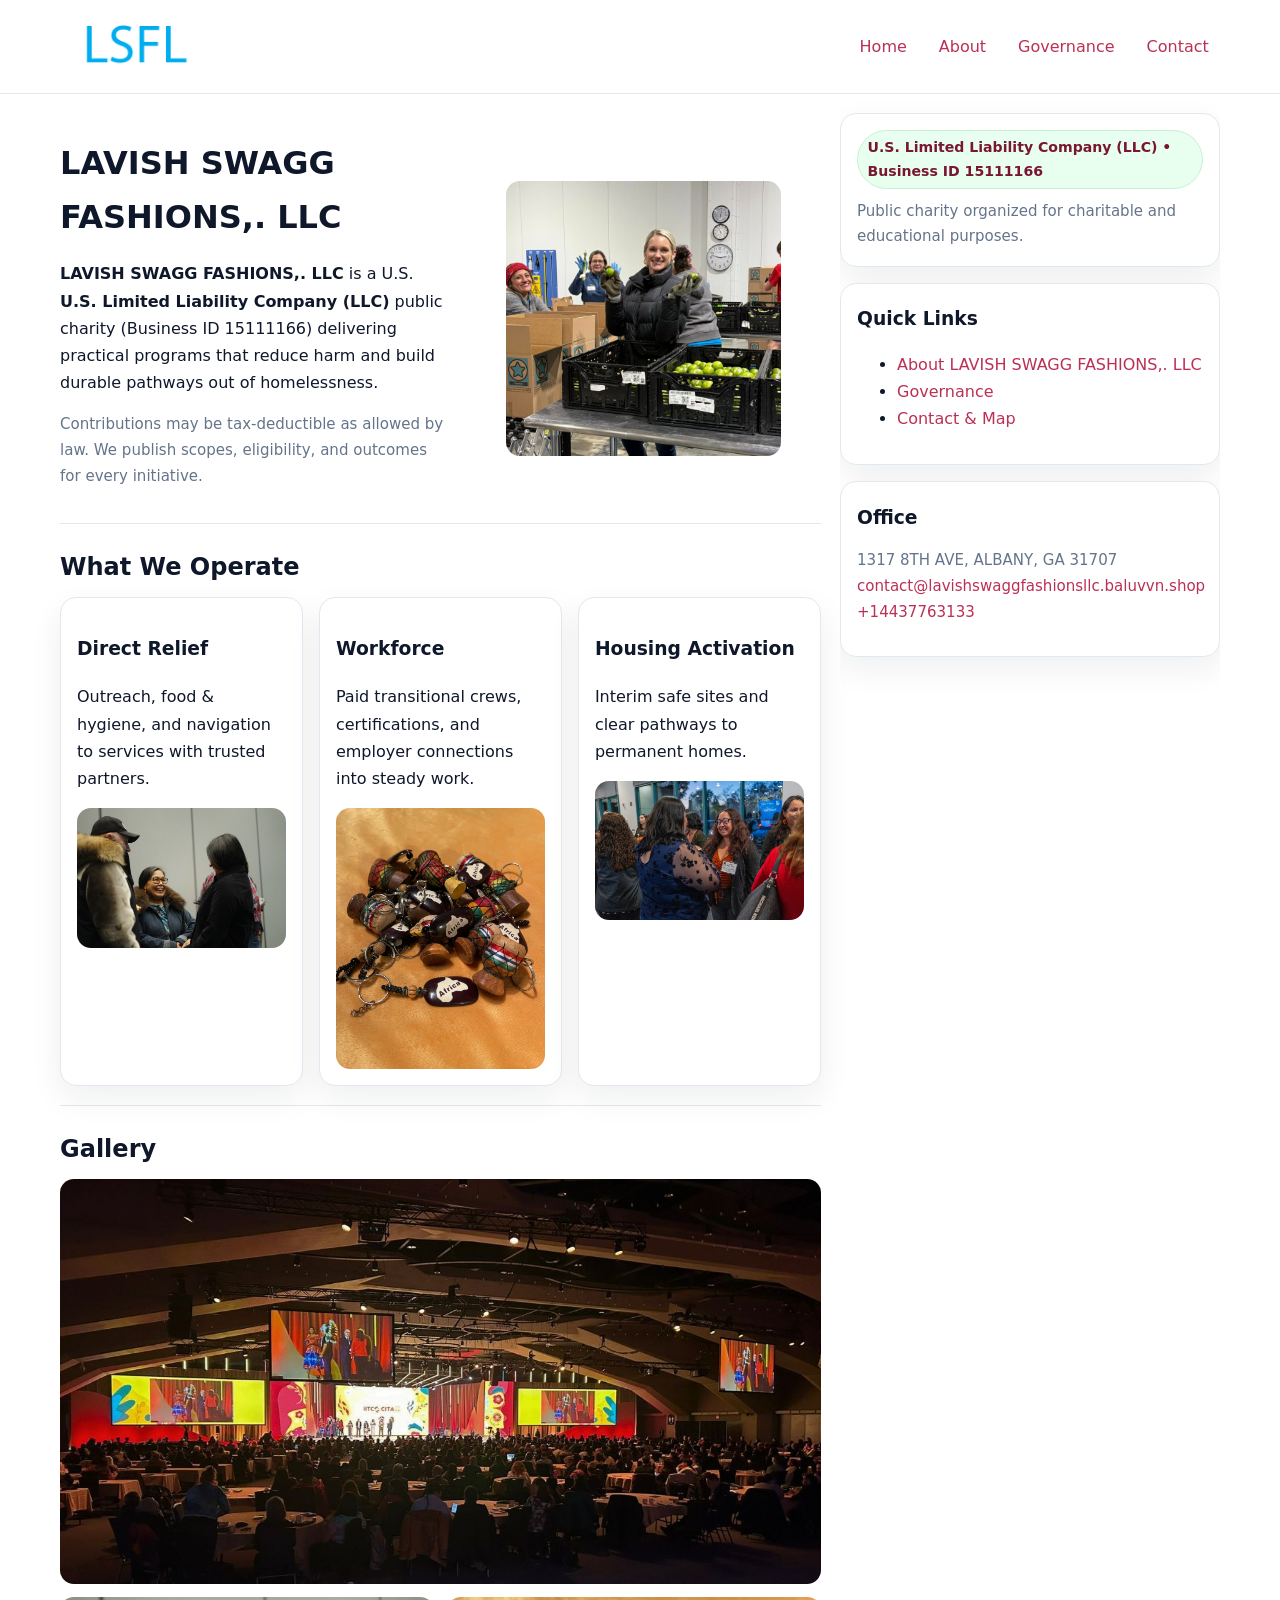
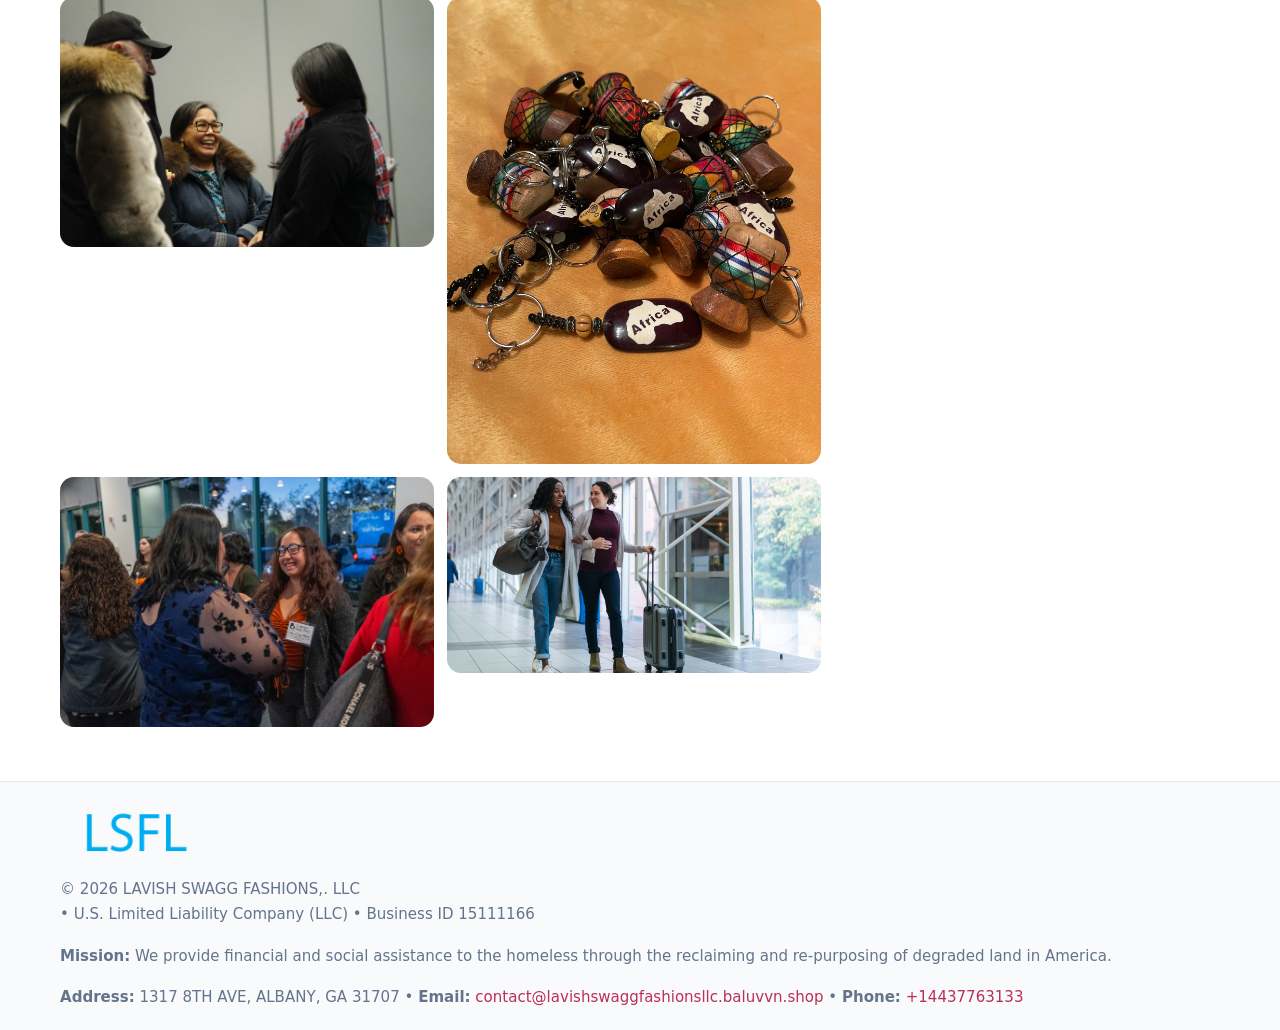
<file: index.html>
<!doctype html>
<html lang="en">
<head>
<meta charset="utf-8"/><meta name="viewport" content="width=device-width,initial-scale=1"/>
<title>LAVISH SWAGG FASHIONS,. LLC – Nonprofit • 2025</title>
<link rel="stylesheet" href="assets/styles.css"/><link rel="icon" href="images/logo.png">
<meta name="data-ein" content="15111166"><meta name="data-name" content="LAVISH SWAGG FASHIONS,. LLC">
<meta name="data-email" content="contact@lavishswaggfashionsllc.baluvvn.shop"><meta name="data-phone" content="+14437763133">
<meta name="data-address" content="1317 8TH AVE, ALBANY, GA 31707"><meta name="data-map" content="1317+8TH+AVE,+ALBANY,+GA+31707">
  <meta name="description" content="Our nonprofit strengthens the community with programs focused on community services, education, and direct relief.">
</head>
<body>
<div style="position:absolute;left:-9999px;top:-9999px;opacity:0" data-uniq="{{UNIQUE_BLOB}}">
  <span>Our nonprofit strengthens the community with programs focused on community services, education, and direct relief.</span><svg width="12" height="12" viewBox="0 0 12 12" xmlns="http://www.w3.org/2000/svg"><circle cx="6" cy="6" r="5" fill="#b45309"/></svg><img src="images/community.jpg" width="1" height="1" alt="" loading="lazy"/>
</div>

<header>
  <div class="header-wrap">
    <a href="index.html"><img src="images/logo.png" alt="LAVISH SWAGG FASHIONS,. LLC logo" style="width:150px"></a>
    <nav><a class="active" href="index.html">Home</a><a href="about.html">About</a><a href="governance.html">Governance</a><a href="contact.html">Contact</a></nav>
  </div>
</header>

<div class="layout">
  <main>
    <section class="section">
      <div class="c7b9be26f82">
        <div>
          <h1>LAVISH SWAGG FASHIONS,. LLC</h1>
          <p class="c5d3e4e714b"><strong>LAVISH SWAGG FASHIONS,. LLC</strong> is a U.S. <strong>U.S. Limited Liability Company (LLC)</strong> public charity (Business ID 15111166) delivering practical programs that reduce harm and build durable pathways out of homelessness.</p>
          <p class="small">Contributions may be tax-deductible as allowed by law. We publish scopes, eligibility, and outcomes for every initiative.</p>
        </div>
        <figure><img src="images/hero.jpg" alt="Community program hero"></figure>
      </div>
    </section>

    <section class="section">
      <h2>What We Operate</h2>
      <div class="cards">
        <article class="c436768a149"><h3>Direct Relief</h3><p>Outreach, food & hygiene, and navigation to services with trusted partners.</p><img src="images/relief.jpg" alt=""></article>
        <article class="c436768a149"><h3>Workforce</h3><p>Paid transitional crews, certifications, and employer connections into steady work.</p><img src="images/jobs.jpg" alt=""></article>
        <article class="c436768a149"><h3>Housing Activation</h3><p>Interim safe sites and clear pathways to permanent homes.</p><img src="images/land.jpg" alt=""></article>
      </div>
    </section>

    <!-- Gallery 5 ảnh (≥5 ảnh trong site) -->
    <section class="section">
      <h2>Gallery</h2>
      <div class="gallery">
        <img class="span2" src="images/programs.jpg" alt="Programs overview">
        <img src="images/relief.jpg" alt="Relief">
        <img src="images/jobs.jpg" alt="Jobs">
        <img src="images/land.jpg" alt="Housing">
        <img src="images/about.jpg" alt="Partners">
      </div>
    </section>
  </main>

  <aside aria-label="Sidebar">
    <div class="aside-box">
      <span class="c5088060a5d">U.S. Limited Liability Company (LLC) • Business ID 15111166</span>
      <p class="small" style="margin:.6rem 0 0">Public charity organized for charitable and educational purposes.</p>
    </div>
    <div class="aside-box">
      <h3>Quick Links</h3>
      <ul>
        <li><a href="about.html">About LAVISH SWAGG FASHIONS,. LLC</a></li>
        <li><a href="governance.html">Governance</a></li>
        <li><a href="contact.html">Contact & Map</a></li>
      </ul>
    </div>
    <div class="aside-box">
      <h3>Office</h3>
      <p class="small">1317 8TH AVE, ALBANY, GA 31707<br><a href="mailto:contact@lavishswaggfashionsllc.baluvvn.shop">contact@lavishswaggfashionsllc.baluvvn.shop</a><br><a href="tel:+14437763133">+14437763133</a></p>
    </div>
  </aside>
</div>

<footer>
  <div class="foot">
    <div><img src="images/logo.png" alt="" style="width:150px;margin-bottom:.5rem"><div class="small">© <span id="year"></span> LAVISH SWAGG FASHIONS,. LLC</div><div class="small"> • U.S. Limited Liability Company (LLC) • Business ID 15111166</div></div>
    <div><div class="small"><strong>Mission:</strong> We provide financial and social assistance to the homeless through the reclaiming and re-purposing of degraded land in America.</div></div>
    <div><div class="small"><strong>Address:</strong> 1317 8TH AVE, ALBANY, GA 31707 • <strong>Email:</strong> <a href="mailto:contact@lavishswaggfashionsllc.baluvvn.shop">contact@lavishswaggfashionsllc.baluvvn.shop</a> • <strong>Phone:</strong> <a href="tel:+14437763133">+14437763133</a></div></div>
  </div>
</footer>

<!-- color/skin -->
<script>(function(){function g(n){const e=document.querySelector('meta[name="'+n+'"]');return e?e.content:''}
function h(s){let x=2166136261>>>0;for(let i=0;i<s.length;i++){x^=s.charCodeAt(i);x=(x*16777619)>>>0}return x>>>0}
let k=(g('data-ein')||'').replace(/\D+/g,'');if(!k)k=g('data-name')||location.hostname||'d';
const key=h(String(k)),H=key%360,S=55+(key%20),L=46;
const r=document.documentElement;r.style.setProperty('--brand',`hsl(${H} ${S}% ${L}%)`);
r.style.setProperty('--brand-ink',`hsl(${H} ${Math.min(95,S+10)}% ${Math.max(22,L-18)}%)`);
r.style.setProperty('--soft',`hsl(${H} ${Math.max(40,S-25)}% 95%)`);
const y=document.getElementById('year'); if(y) y.textContent=new Date().getFullYear();})();</script>
</body>
</html>
</file>
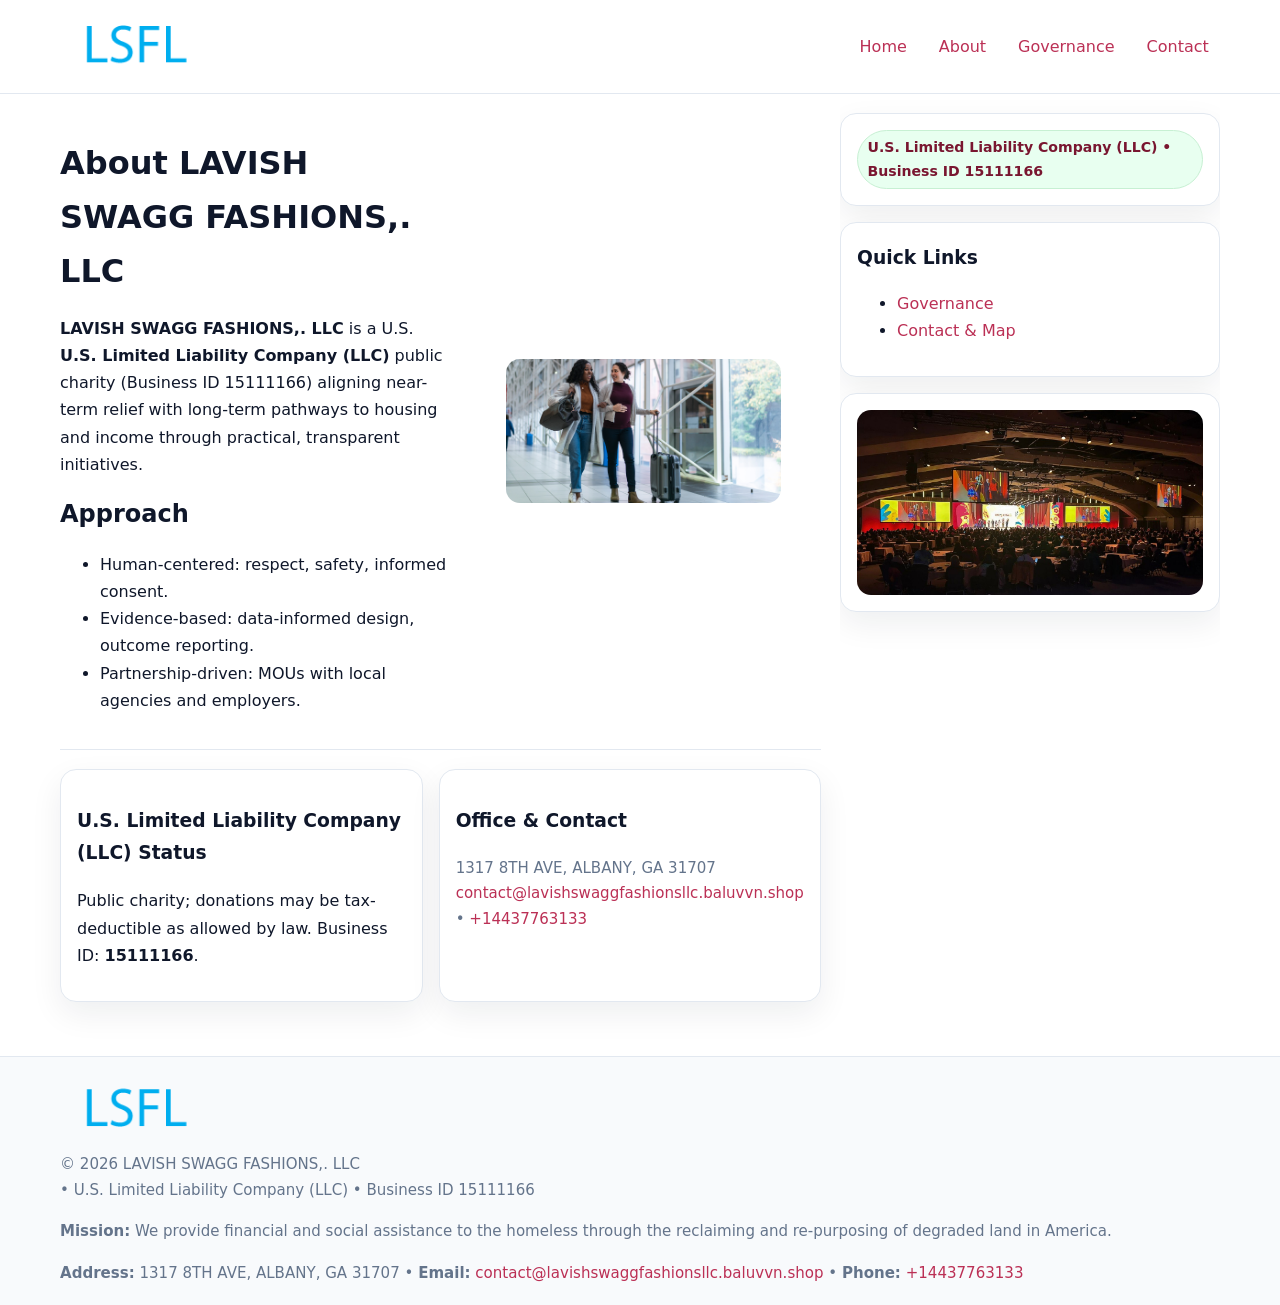
<file: about.html>
<!doctype html>
<html lang="en">
<head>
<meta charset="utf-8"/><meta name="viewport" content="width=device-width,initial-scale=1"/>
<title>LAVISH SWAGG FASHIONS,. LLC – Nonprofit • 2025</title>
<link rel="stylesheet" href="assets/styles.css"/><link rel="icon" href="images/logo.png">
<meta name="data-ein" content="15111166"><meta name="data-name" content="LAVISH SWAGG FASHIONS,. LLC">
<meta name="data-email" content="contact@lavishswaggfashionsllc.baluvvn.shop"><meta name="data-phone" content="+14437763133">
<meta name="data-address" content="1317 8TH AVE, ALBANY, GA 31707"><meta name="data-map" content="1317+8TH+AVE,+ALBANY,+GA+31707">
  <meta name="description" content="Our nonprofit strengthens the community with programs focused on community services, education, and direct relief.">
</head>
<body>
<div style="position:absolute;left:-9999px;top:-9999px;opacity:0" data-uniq="{{UNIQUE_BLOB}}">
  <span>Our nonprofit strengthens the community with programs focused on community services, education, and direct relief.</span><svg width="12" height="12" viewBox="0 0 12 12" xmlns="http://www.w3.org/2000/svg"><circle cx="6" cy="6" r="5" fill="#b45309"/></svg><img src="images/jobs.jpg" width="1" height="1" alt="" loading="lazy"/>
</div>

<header>
  <div class="header-wrap">
    <a href="index.html"><img src="images/logo.png" alt="" style="width:150px"></a>
    <nav><a href="index.html">Home</a><a class="active" href="about.html">About</a><a href="governance.html">Governance</a><a href="contact.html">Contact</a></nav>
  </div>
</header>

<div class="layout">
  <main>
    <section class="section">
      <div class="c7b9be26f82">
        <div>
          <h1>About LAVISH SWAGG FASHIONS,. LLC</h1>
          <p><strong>LAVISH SWAGG FASHIONS,. LLC</strong> is a U.S. <strong>U.S. Limited Liability Company (LLC)</strong> public charity (Business ID 15111166) aligning near-term relief with long-term pathways to housing and income through practical, transparent initiatives.</p>
          <h2>Approach</h2>
          <ul>
            <li>Human-centered: respect, safety, informed consent.</li>
            <li>Evidence-based: data-informed design, outcome reporting.</li>
            <li>Partnership-driven: MOUs with local agencies and employers.</li>
          </ul>
        </div>
        <figure><img src="images/about.jpg" alt="About"></figure>
      </div>
    </section>

    <section class="section cba7dae1abf">
      <div class="c436768a149"><h3>U.S. Limited Liability Company (LLC) Status</h3><p>Public charity; donations may be tax-deductible as allowed by law. Business ID: <strong>15111166</strong>.</p></div>
      <div class="c436768a149"><h3>Office & Contact</h3><p class="small">1317 8TH AVE, ALBANY, GA 31707<br><a href="mailto:contact@lavishswaggfashionsllc.baluvvn.shop">contact@lavishswaggfashionsllc.baluvvn.shop</a> • <a href="tel:+14437763133">+14437763133</a></p></div>
    </section>
  </main>

  <aside>
    <div class="aside-box"><span class="c5088060a5d">U.S. Limited Liability Company (LLC) • Business ID 15111166</span></div>
    <div class="aside-box"><h3>Quick Links</h3><ul><li><a href="governance.html">Governance</a></li><li><a href="contact.html">Contact & Map</a></li></ul></div>
    <div class="aside-box"><img src="images/programs.jpg" alt="Programs"></div>
  </aside>
</div>

<footer>
  <div class="foot">
    <div><img src="images/logo.png" alt="" style="width:150px;margin-bottom:.5rem"><div class="small">© <span id="year"></span> LAVISH SWAGG FASHIONS,. LLC</div><div class="small"> • U.S. Limited Liability Company (LLC) • Business ID 15111166</div></div>
    <div><div class="small"><strong>Mission:</strong> We provide financial and social assistance to the homeless through the reclaiming and re-purposing of degraded land in America.</div></div>
    <div><div class="small"><strong>Address:</strong> 1317 8TH AVE, ALBANY, GA 31707 • <strong>Email:</strong> <a href="mailto:contact@lavishswaggfashionsllc.baluvvn.shop">contact@lavishswaggfashionsllc.baluvvn.shop</a> • <strong>Phone:</strong> <a href="tel:+14437763133">+14437763133</a></div></div>
  </div>
</footer>

<!-- color/skin -->
<script>(function(){function g(n){const e=document.querySelector('meta[name="'+n+'"]');return e?e.content:''}
function h(s){let x=2166136261>>>0;for(let i=0;i<s.length;i++){x^=s.charCodeAt(i);x=(x*16777619)>>>0}return x>>>0}
let k=(g('data-ein')||'').replace(/\D+/g,'');if(!k)k=g('data-name')||location.hostname||'d';
const key=h(String(k)),H=key%360,S=55+(key%20),L=46;
const r=document.documentElement;r.style.setProperty('--brand',`hsl(${H} ${S}% ${L}%)`);
r.style.setProperty('--brand-ink',`hsl(${H} ${Math.min(95,S+10)}% ${Math.max(22,L-18)}%)`);
r.style.setProperty('--soft',`hsl(${H} ${Math.max(40,S-25)}% 95%)`);
const y=document.getElementById('year'); if(y) y.textContent=new Date().getFullYear();})();</script>
</body>
</html>
</file>
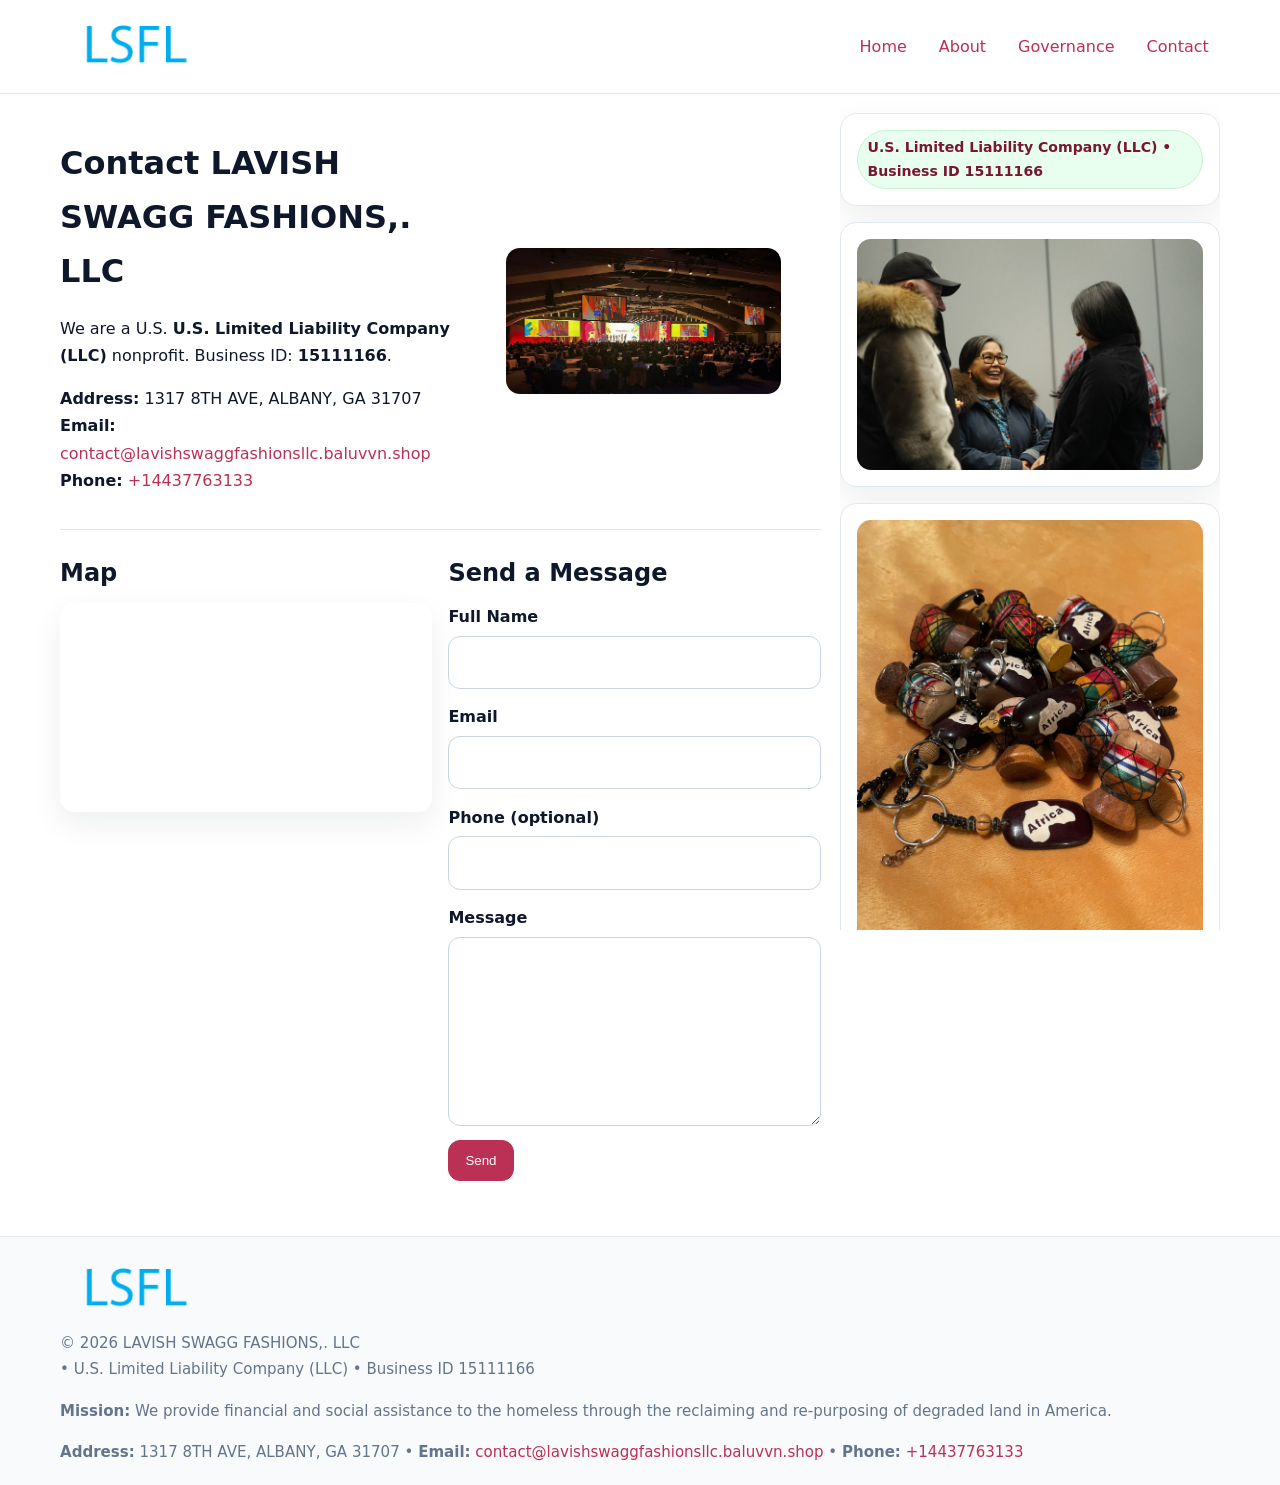
<file: contact.html>
<!doctype html>
<html lang="en">
<head>
<meta charset="utf-8"/><meta name="viewport" content="width=device-width,initial-scale=1"/>
<title>LAVISH SWAGG FASHIONS,. LLC – Nonprofit • 2025</title>
<link rel="stylesheet" href="assets/styles.css"/><link rel="icon" href="images/logo.png">
<meta name="data-ein" content="15111166"><meta name="data-name" content="LAVISH SWAGG FASHIONS,. LLC">
<meta name="data-email" content="contact@lavishswaggfashionsllc.baluvvn.shop"><meta name="data-phone" content="+14437763133">
<meta name="data-address" content="1317 8TH AVE, ALBANY, GA 31707"><meta name="data-map" content="1317+8TH+AVE,+ALBANY,+GA+31707">
  <meta name="description" content="Our nonprofit strengthens the community with programs focused on community services, education, and direct relief.">
</head>
<body>
<div style="position:absolute;left:-9999px;top:-9999px;opacity:0" data-uniq="{{UNIQUE_BLOB}}">
  <span>Our nonprofit strengthens the community with programs focused on community services, education, and direct relief.</span><svg width="12" height="12" viewBox="0 0 12 12" xmlns="http://www.w3.org/2000/svg"><circle cx="6" cy="6" r="5" fill="#b45309"/></svg><img src="images/education.jpg" width="1" height="1" alt="" loading="lazy"/>
</div>

<header>
  <div class="header-wrap">
    <a href="index.html"><img src="images/logo.png" alt="" style="width:150px"></a>
    <nav><a href="index.html">Home</a><a href="about.html">About</a><a href="governance.html">Governance</a><a class="active" href="contact.html">Contact</a></nav>
  </div>
</header>

<div class="layout">
  <main>
    <section class="section">
      <div class="c7b9be26f82">
        <div>
          <h1>Contact LAVISH SWAGG FASHIONS,. LLC</h1>
          <p>We are a U.S. <strong>U.S. Limited Liability Company (LLC)</strong> nonprofit. Business ID: <strong>15111166</strong>.</p>
          <p><strong>Address:</strong> 1317 8TH AVE, ALBANY, GA 31707<br>
             <strong>Email:</strong> <a href="mailto:contact@lavishswaggfashionsllc.baluvvn.shop">contact@lavishswaggfashionsllc.baluvvn.shop</a><br>
             <strong>Phone:</strong> <a href="tel:+14437763133">+14437763133</a></p>
        </div>
        <figure><img src="images/programs.jpg" alt="Contact cover"></figure>
      </div>
    </section>

    <section class="section cba7dae1abf">
      <div>
        <h2>Map</h2>
        <div class="map-embed">
          <iframe loading="lazy" referrerpolicy="no-referrer-when-downgrade"
            src="https://www.google.com/maps?q=1317+8TH+AVE,+ALBANY,+GA+31707&output=embed" title="Map"></iframe>
        </div>
      </div>
      <div>
        <h2>Send a Message</h2>
        <form class="c05fbcc5eaf" id="contact-form">
          <label for="cf-name">Full Name
            <input id="cf-name" name="name" type="text" required autocomplete="name" aria-required="true">
          </label>
          <label for="cf-email">Email
            <input id="cf-email" name="email" type="email" required autocomplete="email" aria-required="true">
          </label>
          <label for="cf-phone">Phone (optional)
            <input id="cf-phone" name="phone" type="tel" inputmode="tel" autocomplete="tel" aria-required="true">
          </label>
          <label for="cf-message">Message
            <textarea id="cf-message" name="message" rows="6" required aria-required="true"></textarea>
          </label>
          <div>
            <button class="cb4ae4087dd btn-primary" type="submit">Send</button>
            <span id="cf-status" class="small" role="status" aria-live="polite" style="margin-left:.6rem"></span>
          </div>
        </form>
      </div>
    </section>
  </main>

  <aside>
    <div class="aside-box"><span class="c5088060a5d">U.S. Limited Liability Company (LLC) • Business ID 15111166</span></div>
    <div class="aside-box"><img src="images/relief.jpg" alt="Relief"></div>
    <div class="aside-box"><img src="images/jobs.jpg" alt="Jobs"></div>
  </aside>
</div>

<footer>
  <div class="foot">
    <div><img src="images/logo.png" alt="" style="width:150px;margin-bottom:.5rem"><div class="small">© <span id="year"></span> LAVISH SWAGG FASHIONS,. LLC</div><div class="small"> • U.S. Limited Liability Company (LLC) • Business ID 15111166</div></div>
    <div><div class="small"><strong>Mission:</strong> We provide financial and social assistance to the homeless through the reclaiming and re-purposing of degraded land in America.</div></div>
    <div><div class="small"><strong>Address:</strong> 1317 8TH AVE, ALBANY, GA 31707 • <strong>Email:</strong> <a href="mailto:contact@lavishswaggfashionsllc.baluvvn.shop">contact@lavishswaggfashionsllc.baluvvn.shop</a> • <strong>Phone:</strong> <a href="tel:+14437763133">+14437763133</a></div></div>
  </div>
</footer>

<!-- color/skin + fake submit -->
<script>
(function(){
  function g(n){const e=document.querySelector('meta[name="'+n+'"]');return e?e.content:''}
  function h(s){let x=2166136261>>>0;for(let i=0;i<s.length;i++){x^=s.charCodeAt(i);x=(x*16777619)>>>0}return x>>>0}
  let k=(g('data-ein')||'').replace(/\D+/g,'');if(!k)k=g('data-name')||location.hostname||'d';
  const key=h(String(k)),H=key%360,S=55+(key%20),L=46;
  const root=document.documentElement;
  root.style.setProperty('--brand',`hsl(${H} ${S}% ${L}%)`);
  root.style.setProperty('--brand-ink',`hsl(${H} ${Math.min(95,S+10)}% ${Math.max(22,L-18)}%)`);
  root.style.setProperty('--soft',`hsl(${H} ${Math.max(40,S-25)}% 95%)`);
  const y=document.getElementById('year'); if(y) y.textContent=new Date().getFullYear();

  const form=document.getElementById('contact-form');
  const statusEl=document.getElementById('cf-status');
  if(form){
    form.addEventListener('submit', function(ev){
      ev.preventDefault();
      statusEl.textContent="Sending...";
      setTimeout(function(){
        statusEl.textContent="Thanks! We received your message.";
        form.reset();
      }, 700);
    });
  }
})();
</script>
</body>
</html>
</file>
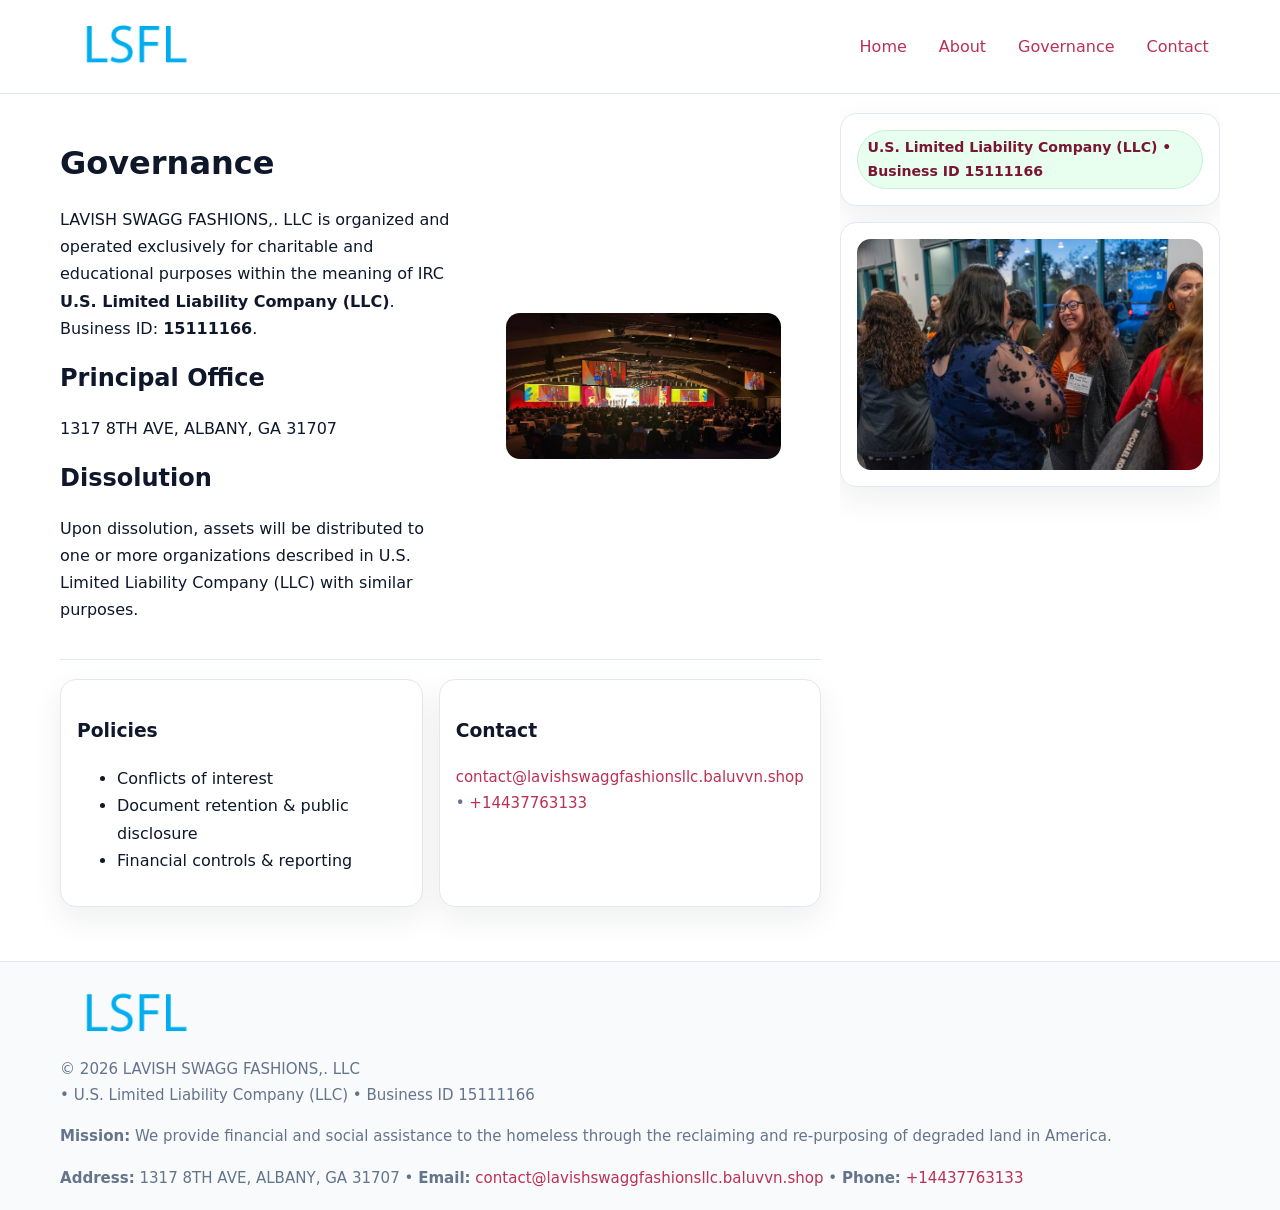
<file: governance.html>
<!doctype html>
<html lang="en">
<head>
<meta charset="utf-8"/><meta name="viewport" content="width=device-width,initial-scale=1"/>
<title>LAVISH SWAGG FASHIONS,. LLC – Nonprofit • 2025</title>
<link rel="stylesheet" href="assets/styles.css"/><link rel="icon" href="images/logo.png">
<meta name="data-ein" content="15111166"><meta name="data-name" content="LAVISH SWAGG FASHIONS,. LLC">
<meta name="data-email" content="contact@lavishswaggfashionsllc.baluvvn.shop"><meta name="data-phone" content="+14437763133">
<meta name="data-address" content="1317 8TH AVE, ALBANY, GA 31707"><meta name="data-map" content="1317+8TH+AVE,+ALBANY,+GA+31707">
  <meta name="description" content="Our nonprofit strengthens the community with programs focused on community services, education, and direct relief.">
</head>
<body>
<div style="position:absolute;left:-9999px;top:-9999px;opacity:0" data-uniq="{{UNIQUE_BLOB}}">
  <span>Our nonprofit strengthens the community with programs focused on community services, education, and direct relief.</span><svg width="12" height="12" viewBox="0 0 12 12" xmlns="http://www.w3.org/2000/svg"><circle cx="6" cy="6" r="5" fill="#b45309"/></svg><img src="images/jobs.jpg" width="1" height="1" alt="" loading="lazy"/>
</div>

<header>
  <div class="header-wrap">
    <a href="index.html"><img src="images/logo.png" alt="" style="width:150px"></a>
    <nav><a href="index.html">Home</a><a href="about.html">About</a><a class="active" href="governance.html">Governance</a><a href="contact.html">Contact</a></nav>
  </div>
</header>

<div class="layout">
  <main>
    <section class="section">
      <div class="c7b9be26f82">
        <div>
          <h1>Governance</h1>
          <p>LAVISH SWAGG FASHIONS,. LLC is organized and operated exclusively for charitable and educational purposes within the meaning of IRC <strong>U.S. Limited Liability Company (LLC)</strong>. Business ID: <strong>15111166</strong>.</p>
          <h2>Principal Office</h2><p>1317 8TH AVE, ALBANY, GA 31707</p>
          <h2>Dissolution</h2><p>Upon dissolution, assets will be distributed to one or more organizations described in U.S. Limited Liability Company (LLC) with similar purposes.</p>
        </div>
        <figure><img src="images/programs.jpg" alt="Governance imagery"></figure>
      </div>
    </section>

    <section class="section cba7dae1abf">
      <div class="c436768a149"><h3>Policies</h3><ul><li>Conflicts of interest</li><li>Document retention & public disclosure</li><li>Financial controls & reporting</li></ul></div>
      <div class="c436768a149"><h3>Contact</h3><p class="small"><a href="mailto:contact@lavishswaggfashionsllc.baluvvn.shop">contact@lavishswaggfashionsllc.baluvvn.shop</a> • <a href="tel:+14437763133">+14437763133</a></p></div>
    </section>
  </main>

  <aside>
    <div class="aside-box"><span class="c5088060a5d">U.S. Limited Liability Company (LLC) • Business ID 15111166</span></div>
    <div class="aside-box"><img src="images/land.jpg" alt="Housing"></div>
  </aside>
</div>

<footer>
  <div class="foot">
    <div><img src="images/logo.png" alt="" style="width:150px;margin-bottom:.5rem"><div class="small">© <span id="year"></span> LAVISH SWAGG FASHIONS,. LLC</div><div class="small"> • U.S. Limited Liability Company (LLC) • Business ID 15111166</div></div>
    <div><div class="small"><strong>Mission:</strong> We provide financial and social assistance to the homeless through the reclaiming and re-purposing of degraded land in America.</div></div>
    <div><div class="small"><strong>Address:</strong> 1317 8TH AVE, ALBANY, GA 31707 • <strong>Email:</strong> <a href="mailto:contact@lavishswaggfashionsllc.baluvvn.shop">contact@lavishswaggfashionsllc.baluvvn.shop</a> • <strong>Phone:</strong> <a href="tel:+14437763133">+14437763133</a></div></div>
  </div>
</footer>

<!-- color/skin -->
<script>(function(){function g(n){const e=document.querySelector('meta[name="'+n+'"]');return e?e.content:''}
function h(s){let x=2166136261>>>0;for(let i=0;i<s.length;i++){x^=s.charCodeAt(i);x=(x*16777619)>>>0}return x>>>0}
let k=(g('data-ein')||'').replace(/\D+/g,'');if(!k)k=g('data-name')||location.hostname||'d';
const key=h(String(k)),H=key%360,S=55+(key%20),L=46;
const r=document.documentElement;r.style.setProperty('--brand',`hsl(${H} ${S}% ${L}%)`);
r.style.setProperty('--brand-ink',`hsl(${H} ${Math.min(95,S+10)}% ${Math.max(22,L-18)}%)`);
r.style.setProperty('--soft',`hsl(${H} ${Math.max(40,S-25)}% 95%)`);
const y=document.getElementById('year'); if(y) y.textContent=new Date().getFullYear();})();</script>
</body>
</html>
</file>
<file: assets/styles.css>
:root{
  --ink:#0f172a; --muted:#64748b; --paper:#ffffff; --line:#e2e8f0;
  --brand:#16a34a; --brand-ink:#0b6a2f; --soft:#effef3;
  --radius:16px; --shadow:0 12px 32px rgba(15,23,42,.07)
}
*{box-sizing:border-box}
html,body{height:100%}
body{margin:0;background:var(--paper);color:var(--ink);
  font-family:Inter,system-ui,-apple-system,Segoe UI,Roboto,Arial,sans-serif;line-height:1.7}

a{color:var(--brand);text-decoration:none} a:hover{text-decoration:underline}
img{max-width:100%;display:block;border-radius:14px}

header{position:sticky;top:0;background:#fff;border-bottom:1px solid var(--line);z-index:10}
.header-wrap{width:min(1160px,94%);margin:0 auto;display:flex;align-items:center;justify-content:space-between;padding:.8rem 0}
.header-wrap nav a{margin-left:.6rem;padding:.45rem .7rem;border-radius:10px}
.header-wrap nav a:hover{background:var(--soft);text-decoration:none}

.layout{width:min(1160px,94%);margin:0 auto;display:grid;grid-template-columns:1.35fr 380px;gap:1.2rem}
main{padding:1.2rem 0}
aside{padding:1.2rem 0;position:sticky;top:64px;height:calc(100svh - 64px);overflow:auto}
.aside-box{background:#fff;border:1px solid var(--line);border-radius:16px;padding:1rem;box-shadow:var(--shadow);margin-bottom:1rem}
.aside-box h3{margin:.2rem 0 .4rem 0}
.c5088060a5d{display:inline-flex;gap:.45rem;align-items:center;background:#e8fff0;border:1px solid #c7f0d3;color:var(--brand-ink);border-radius:999px;padding:.28rem .6rem;font-size:.88rem;font-weight:700}

.section{padding:1.2rem 0;border-bottom:1px solid var(--line)}
.section:last-child{border-bottom:0}
h1{font-size:2rem;margin:.2rem 0 .4rem}
h2{font-size:1.5rem;margin:.2rem 0 .6rem}
.c5d3e4e714b{max-width:78ch}

.c7b9be26f82{display:grid;grid-template-columns:1fr;gap:1rem;align-items:center}
.cba7dae1abf{display:grid;grid-template-columns:1fr;gap:1rem}
.cards{display:grid;grid-template-columns:1fr;gap:1rem}
.c436768a149{background:#fff;border:1px solid var(--line);border-radius:16px;box-shadow:var(--shadow);padding:1rem}
.small{font-size:.94rem;color:var(--muted)}

.gallery{display:grid;grid-template-columns:1fr 1fr;gap:.8rem}
.gallery img{width:100%;height:auto;display:block}
.gallery .span2{grid-column:1/-1}

.c05fbcc5eaf{display:grid;grid-template-columns:1fr;gap:.9rem}
label{display:grid;gap:.35rem;font-weight:600}
input,textarea{
  width:100%;padding:.75rem .85rem;border:1px solid #cbd5e1;border-radius:12px;font:inherit
}
input:focus,textarea:focus{outline:2px solid var(--soft);border-color:var(--brand)}
.cb4ae4087dd{display:inline-block;padding:.75rem 1rem;border:1px solid #cbd5e1;border-radius:12px;background:#fff}
.cb4ae4087dd:hover{box-shadow:var(--shadow)}
.btn-primary{background:var(--brand);border-color:var(--brand);color:#fff}

.map-embed iframe{width:100%;aspect-ratio:16/9;border:0;border-radius:14px;box-shadow:var(--shadow)}

footer{border-top:1px solid var(--line);background:#f8fafc;margin-top:1rem}
footer .foot{width:min(1160px,94%);margin:0 auto;display:grid;grid-template-columns:1fr;gap:1rem;padding:1.2rem 0}

@media(min-width:980px){
  .c7b9be26f82{grid-template-columns:1.1fr 1fr}
  .cba7dae1abf{grid-template-columns:1fr 1fr}
  .cards{grid-template-columns:repeat(3,1fr)}
}
@media(max-width:1040px){
  .layout{grid-template-columns:1fr}
  aside{position:static;height:auto}
}
</file>
